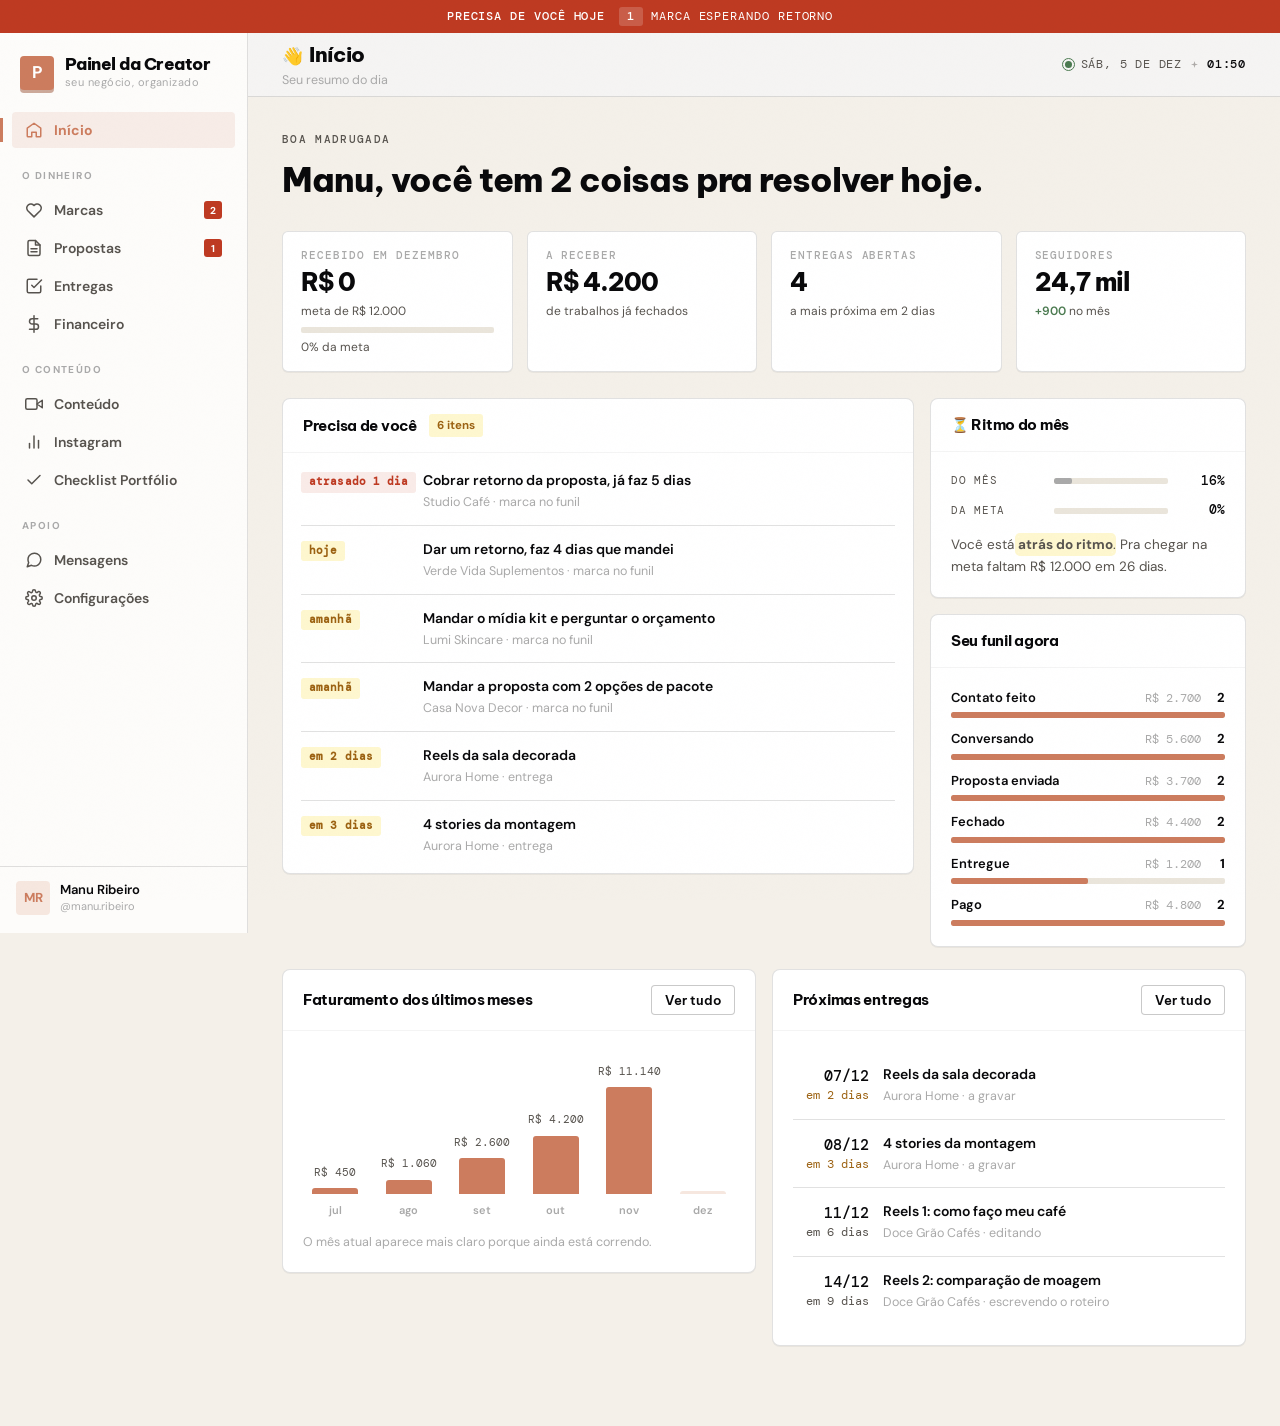
<file: index.html>
<!doctype html>
<html lang="pt-BR">
<head>
    <meta charset="utf-8">
    <meta name="viewport" content="width=device-width, initial-scale=1">
    <title>Painel da Creator</title>
    <meta name="description" content="O painel que organiza a carreira de uma creator: marcas, propostas, entregas, conteúdo, números e dinheiro num lugar só.">
    <meta name="robots" content="noindex">
    <link rel="icon" href="data:image/svg+xml,<svg xmlns='http://www.w3.org/2000/svg' viewBox='0 0 100 100'><rect width='100' height='100' rx='6' fill='%23CC7C5E'/><text y='72' x='50' text-anchor='middle' font-size='58' font-family='system-ui,sans-serif' font-weight='700' fill='white'>P</text></svg>">
    <link rel="preconnect" href="https://fonts.googleapis.com">
    <link rel="preconnect" href="https://fonts.gstatic.com" crossorigin>
    <link href="https://fonts.googleapis.com/css2?family=Be+Vietnam+Pro:wght@600;700;800&family=DM+Sans:opsz,wght@9..40,400;9..40,500;9..40,700&family=DM+Mono:wght@400;500&display=swap" rel="stylesheet">
    <link rel="stylesheet" href="css/app.css">
</head>
<body>

<button class="urgente" id="barraUrgente" type="button" hidden></button>

<div class="shell">

    <aside class="sidebar">
        <div class="brand">
            <div class="brand-mark">P</div>
            <div>
                <div class="brand-name">Painel da Creator</div>
                <div class="brand-sub">seu negócio, organizado</div>
            </div>
        </div>

        <nav class="nav" id="nav" aria-label="Menu principal"></nav>

        <div class="sidebar-foot">
            <div class="me">
                <div class="me-avatar" id="meAvatar">C</div>
                <div style="min-width:0">
                    <div class="me-name" id="meNome">Sua conta</div>
                    <div class="me-handle" id="meArroba">preencha seus dados</div>
                </div>
            </div>
        </div>
    </aside>

    <div class="scrim" id="scrim"></div>

    <main class="main">
        <header class="topbar">
            <button class="menu-btn" id="menuBtn" type="button" aria-label="Abrir menu">
                <svg viewBox="0 0 24 24" fill="none" stroke="currentColor" stroke-width="2" stroke-linecap="round">
                    <line x1="3" y1="12" x2="21" y2="12"/><line x1="3" y1="6" x2="21" y2="6"/><line x1="3" y1="18" x2="21" y2="18"/>
                </svg>
            </button>
            <div>
                <div class="page-title" id="pageTitle">Início</div>
                <div class="page-hint" id="pageHint"></div>
            </div>
            <div class="topbar-actions" id="topbarActions">
                <div class="relogio" id="relogio">
                    <span class="pulso"></span>
                    <span class="data" id="relogioData"></span>
                    <span class="estrela" style="width:7px;height:7px;opacity:.45"></span>
                    <span class="hora" id="relogioHora"></span>
                </div>
            </div>
        </header>

        <div class="view" id="view"></div>
    </main>

</div>

<canvas id="confete"></canvas>

<script src="js/ui.js"></script>
<script src="js/seed.js"></script>
<script src="js/biblioteca.js"></script>
<script src="js/store.js"></script>
<script src="js/views/inicio.js"></script>
<script src="js/views/marcas.js"></script>
<script src="js/views/propostas.js"></script>
<script src="js/views/entregas.js"></script>
<script src="js/views/financeiro.js"></script>
<script src="js/views/conteudo.js"></script>
<script src="js/views/numeros.js"></script>
<script src="js/views/checklist.js"></script>
<script src="js/views/mensagens.js"></script>
<script src="js/views/config.js"></script>
<script src="js/app.js"></script>

</body>
</html>
</file>
<file: css/app.css>
/* ==========================================================================
   Painel da Creator · design system
   Mesma linguagem de imersao.laradam.com: papel creme, terracota,
   Be Vietnam Pro nos títulos, DM Mono nos rótulos, cantos quase retos
   e sombra dura (sem desfoque) nos botões.
   ========================================================================== */

:root {
    /* mesma paleta de imersao.laradam.com */
    --bg: #F4F0E9;              /* papel */
    --surface: #FFFFFF;
    --surface-2: #FBF9F5;       /* quase branco */
    --warm: #EAE5DB;            /* papel 2 */
    --manteiga: #FEF7CF;        /* marca-texto */

    /* texto */
    --ink: #09090B;             /* tinta */
    --soft: #57534E;            /* tinta 2 */
    --muted: #A9A9A9;

    /* marca */
    --accent: #CC7C5E;          /* terra */
    --accent-dark: #9C563B;     /* terra tinta */
    --accent-light: #DCA089;
    --accent-glow: rgba(204, 124, 94, 0.12);
    --accent-tint: #F6E7DF;
    --accent-texto: #7E4229;
    --vermelho: #BE3A22;

    /* traços */
    --border: rgba(9, 9, 11, 0.12);
    --border-strong: rgba(9, 9, 11, 0.22);

    /* estados */
    --ok: #4B7A50;
    --ok-bg: rgba(75, 122, 80, 0.12);
    --warn: #9C6212;
    --warn-bg: #FEF7CF;
    --danger: #BE3A22;
    --danger-bg: rgba(190, 58, 34, 0.10);
    --info: #4A6A82;
    --info-bg: rgba(74, 106, 130, 0.10);

    /* forma · cantos quase retos, como na página de vendas */
    --r-sm: 4px;
    --r: 6px;
    --r-lg: 8px;
    --r-pill: 3px;

    /* sombra dura, sem desfoque, empilhada no tom da marca */
    --sh-dura: 0 3px 0 rgba(156, 86, 59, 0.5);
    --sh-xs: 0 1px 0 rgba(9, 9, 11, 0.05);
    --sh-sm: 0 1px 2px rgba(9, 9, 11, 0.06);
    --sh-md: 0 2px 10px rgba(9, 9, 11, 0.08);
    --sh-lg: 0 18px 44px rgba(9, 9, 11, 0.18);

    --sidebar-w: 248px;
    --topbar-h: 64px;
    --grao: url("data:image/svg+xml,%3Csvg xmlns='http://www.w3.org/2000/svg' width='180' height='180'%3E%3Cfilter id='n'%3E%3CfeTurbulence type='fractalNoise' baseFrequency='0.9' numOctaves='3' stitchTiles='stitch'/%3E%3C/filter%3E%3Crect width='180' height='180' filter='url(%23n)' opacity='0.4'/%3E%3C/svg%3E");
}

* { box-sizing: border-box; }

html, body {
    margin: 0;
    padding: 0;
    height: 100%;
}

body {
    background: var(--bg);
    font-feature-settings: 'kern';
    color: var(--ink);
    font-family: 'DM Sans', system-ui, -apple-system, sans-serif;
    font-size: 15px;
    line-height: 1.5;
    -webkit-font-smoothing: antialiased;
}

h1, h2, h3, h4 { margin: 0; font-family: 'Be Vietnam Pro', system-ui, sans-serif; font-weight: 700; letter-spacing: -0.02em; }

button, input, select, textarea { font-family: inherit; font-size: inherit; color: inherit; }

a { color: var(--accent); }

::selection { background: var(--accent-tint); }

/* ---------- tipografia utilitária ---------- */
.serif, .display { font-family: 'Be Vietnam Pro', system-ui, sans-serif; font-weight: 800; letter-spacing: -0.03em; }
.mono { font-family: 'DM Mono', ui-monospace, monospace; font-feature-settings: 'tnum'; }
.eyebrow {
    font-family: 'DM Mono', monospace;
    font-size: 11px;
    font-weight: 500;
    letter-spacing: 0.12em;
    text-transform: uppercase;
    color: var(--soft);
}
.dim { color: var(--soft); }
.muted { color: var(--muted); }

/* ==========================================================================
   Shell
   ========================================================================== */

.shell { display: flex; min-height: 100vh; }

/* grão de papel, igual ao da página de vendas */
body::after {
    content: '';
    position: fixed;
    inset: 0;
    background-image: var(--grao);
    opacity: 0.035;
    pointer-events: none;
    z-index: 999;
    mix-blend-mode: multiply;
}

/* ---------- sidebar ---------- */
.sidebar {
    width: var(--sidebar-w);
    flex-shrink: 0;
    background: rgba(255, 255, 255, 0.78);
    border-right: 1px solid var(--border);
    display: flex;
    flex-direction: column;
    position: sticky;
    top: 0;
    height: 100vh;
    z-index: 40;
}

.brand {
    padding: 22px 20px 18px;
    display: flex;
    align-items: center;
    gap: 11px;
}

.brand-mark {
    width: 34px;
    height: 34px;
    border-radius: var(--r-sm);
    background: var(--accent);
    box-shadow: var(--sh-dura);
    color: #fff;
    display: grid;
    place-items: center;
    font-weight: 700;
    font-weight: 700;
    font-size: 17px;
    flex-shrink: 0;
}

.brand-name {
    font-family: 'Be Vietnam Pro', system-ui, sans-serif;
    font-size: 17px;
    font-weight: 800;
    line-height: 1.1;
    letter-spacing: -0.03em;
}
.brand-sub { font-size: 11px; color: var(--muted); letter-spacing: 0.04em; }

.nav {
    flex: 1;
    overflow-y: auto;
    padding: 4px 12px 18px;
    display: flex;
    flex-direction: column;
    gap: 2px;
}
.nav::-webkit-scrollbar { width: 6px; }
.nav::-webkit-scrollbar-thumb { background: var(--border-strong); border-radius: 3px; }

.nav-label {
    font-size: 10px;
    font-weight: 700;
    letter-spacing: 0.14em;
    text-transform: uppercase;
    color: var(--muted);
    padding: 18px 10px 7px;
}
.nav-label:first-child { padding-top: 4px; }

.nav-item {
    display: flex;
    align-items: center;
    gap: 11px;
    width: 100%;
    padding: 9px 13px;
    border: none;
    background: none;
    border-radius: var(--r-sm);
    font-size: 14px;
    font-weight: 600;
    color: var(--soft);
    cursor: pointer;
    text-align: left;
    position: relative;
    transition: background 0.14s, color 0.14s;
}
.nav-item svg { width: 18px; height: 18px; flex-shrink: 0; }
.nav-item:hover { background: var(--surface-2); color: var(--ink); }
.nav-item.active { background: var(--accent-glow); color: var(--accent); }
.nav-item.active { font-weight: 700; }
.nav-item.active::before {
    content: '';
    position: absolute;
    left: -12px;
    top: 6px;
    bottom: 6px;
    width: 3px;
    background: var(--accent);
}
.nav-item:focus-visible { outline: 2px solid var(--accent); outline-offset: 2px; }

.nav-badge {
    margin-left: auto;
    background: var(--vermelho);
    color: #fff;
    font-size: 10px;
    font-weight: 700;
    min-width: 18px;
    height: 18px;
    padding: 0 5px;
    border-radius: 3px;
    display: grid;
    place-items: center;
}
.nav-badge[hidden] { display: none; }
.nav-item.active .nav-badge { background: var(--accent); }

.sidebar-foot {
    padding: 14px 16px 18px;
    border-top: 1px solid var(--border);
}

.me { display: flex; align-items: center; gap: 10px; }
.me-avatar {
    width: 34px; height: 34px;
    border-radius: var(--r-sm);
    background: var(--accent-tint);
    color: var(--accent);
    display: grid; place-items: center;
    font-weight: 700; font-size: 13px;
    flex-shrink: 0;
}
.me-name { font-size: 13px; font-weight: 600; line-height: 1.25; }
.me-handle { font-size: 11px; color: var(--muted); }

/* ---------- main ---------- */
.main { flex: 1; min-width: 0; display: flex; flex-direction: column; }

.topbar {
    height: var(--topbar-h);
    flex-shrink: 0;
    background: rgba(245, 245, 247, 0.72);
    border-bottom: 1px solid var(--border);
    display: flex;
    align-items: center;
    gap: 14px;
    padding: 0 clamp(18px, 3vw, 34px);
    position: sticky;
    top: 0;
    z-index: 30;
}

.menu-btn {
    display: none;
    background: none;
    border: 1px solid var(--border);
    border-radius: 9px;
    padding: 7px;
    cursor: pointer;
    color: var(--ink);
}
.menu-btn svg { width: 18px; height: 18px; display: block; }

.page-title { font-family: 'Be Vietnam Pro', system-ui, sans-serif; font-weight: 800; font-size: 21px; letter-spacing: -0.03em; }
.page-hint { font-size: 12.5px; color: var(--muted); margin-top: 1px; }

.topbar-actions { margin-left: auto; display: flex; align-items: center; gap: 9px; }

.view {
    padding: clamp(20px, 3vw, 34px) clamp(18px, 3vw, 34px) 80px;
    max-width: 1360px;
    width: 100%;
    animation: viewIn 0.34s cubic-bezier(0.16, 1, 0.3, 1);
}

@keyframes viewIn {
    from { opacity: 0; transform: translateY(9px); }
    to { opacity: 1; transform: none; }
}

/* stagger de entrada, aplicado nos filhos diretos das seções */
.stagger > * { animation: riseIn 0.42s cubic-bezier(0.16, 1, 0.3, 1) backwards; }
.stagger > *:nth-child(1) { animation-delay: 0.02s; }
.stagger > *:nth-child(2) { animation-delay: 0.06s; }
.stagger > *:nth-child(3) { animation-delay: 0.10s; }
.stagger > *:nth-child(4) { animation-delay: 0.14s; }
.stagger > *:nth-child(5) { animation-delay: 0.18s; }
.stagger > *:nth-child(6) { animation-delay: 0.22s; }
.stagger > *:nth-child(7) { animation-delay: 0.26s; }
.stagger > *:nth-child(8) { animation-delay: 0.30s; }

@keyframes riseIn {
    from { opacity: 0; transform: translateY(12px); }
    to { opacity: 1; transform: none; }
}

@media (prefers-reduced-motion: reduce) {
    *, *::before, *::after {
        animation-duration: 0.01ms !important;
        transition-duration: 0.01ms !important;
    }
}

/* ==========================================================================
   Blocos de conteúdo
   ========================================================================== */

.section { margin-bottom: 34px; }
.section-head {
    display: flex;
    align-items: flex-end;
    gap: 14px;
    margin-bottom: 14px;
    flex-wrap: wrap;
}
.section-head h2 { font-family: 'Be Vietnam Pro', system-ui, sans-serif; font-weight: 800; font-size: 19px; letter-spacing: -0.03em; }
.section-head p { margin: 2px 0 0; font-size: 13px; color: var(--soft); }
.section-head .spacer { margin-left: auto; }

.panel {
    background: var(--surface);
    border: 1px solid var(--border);
    border-radius: var(--r-lg);
    box-shadow: var(--sh-xs);
    transition: box-shadow 0.25s ease;
}
.panel:hover { box-shadow: var(--sh-sm); }
.panel-head {
    padding: 15px 20px;
    border-bottom: 1px solid rgba(0, 0, 0, 0.045);
    display: flex;
    align-items: center;
    gap: 12px;
}
.panel-head h3 { font-size: 14.5px; }
.panel-head .spacer { margin-left: auto; }
.panel-body { padding: 20px; }
.panel-body.flush { padding: 0; }

.grid { display: grid; gap: 16px; }
.g2 { grid-template-columns: repeat(2, minmax(0, 1fr)); }
.g3 { grid-template-columns: repeat(3, minmax(0, 1fr)); }
.g4 { grid-template-columns: repeat(4, minmax(0, 1fr)); }
.g-2-1 { grid-template-columns: minmax(0, 2fr) minmax(0, 1fr); }
.g-1-2 { grid-template-columns: minmax(0, 1fr) minmax(0, 2fr); }

/* ---------- números em destaque (sem card, só linha e ar) ---------- */
.stats {
    display: grid;
    grid-template-columns: repeat(auto-fit, minmax(178px, 1fr));
    gap: 14px;
}
.stat {
    background: var(--surface);
    border: 1px solid var(--border);
    border-radius: var(--r);
    padding: 16px 18px 15px;
    box-shadow: var(--sh-xs);
    transition: box-shadow 0.2s ease, transform 0.2s ease;
}
.stat:hover { box-shadow: var(--sh-sm); transform: translateY(-1px); }
.stat-label {
    font-family: 'DM Mono', monospace;
    font-size: 10.5px;
    font-weight: 500;
    letter-spacing: 0.09em;
    text-transform: uppercase;
    color: var(--muted);
    display: flex;
    align-items: center;
    gap: 6px;
}
.stat-value {
    font-family: 'Be Vietnam Pro', system-ui, sans-serif;
    font-size: 25px;
    font-weight: 800;
    letter-spacing: -0.035em;
    margin-top: 6px;
    line-height: 1.1;
}
.stat-value small { font-size: 15px; font-weight: 600; color: var(--soft); }
.stat-foot { font-size: 12px; color: var(--soft); margin-top: 5px; }
.stat-foot .up { color: var(--ok); font-weight: 600; }
.stat-foot .down { color: var(--danger); font-weight: 600; }

/* ---------- botões ---------- */
.btn {
    display: inline-flex;
    align-items: center;
    justify-content: center;
    gap: 7px;
    padding: 9px 16px;
    border-radius: var(--r-sm);
    border: 1px solid var(--border-strong);
    background: var(--surface);
    font-family: 'Be Vietnam Pro', system-ui, sans-serif;
    color: var(--ink);
    font-size: 13.5px;
    font-weight: 600;
    cursor: pointer;
    transition: background 0.14s, border-color 0.14s, transform 0.1s;
    white-space: nowrap;
}
.btn svg { width: 16px; height: 16px; }
.btn:hover { background: var(--surface-2); border-color: var(--ink); }
.btn:active { transform: translateY(1px); }
.btn:focus-visible { outline: 2px solid var(--accent); outline-offset: 2px; }

.btn-primary {
    background: var(--accent);
    border-color: var(--accent);
    color: #fff;
    box-shadow: var(--sh-dura);
}
.btn-primary:hover { background: var(--accent-dark); border-color: var(--accent-dark); }
.btn-primary:active { transform: translateY(2px); box-shadow: 0 1px 0 rgba(156, 86, 59, 0.5); }

.btn-ghost { border-color: transparent; background: transparent; color: var(--soft); }
.btn-ghost:hover { background: var(--surface-2); color: var(--ink); border-color: transparent; }

.btn-sm { padding: 6px 13px; font-size: 12.5px; }
.btn-sm svg { width: 14px; height: 14px; }

.btn-danger { color: var(--danger); border-color: var(--border-strong); }
.btn-danger:hover { background: var(--danger-bg); border-color: var(--danger); }

.icon-btn {
    width: 32px; height: 32px;
    display: grid; place-items: center;
    border-radius: var(--r-sm);
    border: 1px solid transparent;
    background: none;
    color: var(--soft);
    cursor: pointer;
}
.icon-btn svg { width: 16px; height: 16px; }
.icon-btn:hover { background: var(--surface-2); color: var(--ink); }
.icon-btn:focus-visible { outline: 2px solid var(--accent); outline-offset: 1px; }

/* ---------- pílulas / tags ---------- */
.pill {
    display: inline-flex;
    align-items: center;
    gap: 5px;
    padding: 3px 8px;
    border-radius: 3px;
    font-size: 11.5px;
    font-weight: 700;
    letter-spacing: 0.01em;
    background: var(--warm);
    color: var(--soft);
    white-space: nowrap;
}
.pill-ok { background: var(--ok-bg); color: var(--ok); }
.pill-warn { background: var(--warn-bg); color: var(--warn); }
.pill-danger { background: var(--danger-bg); color: var(--danger); }
.pill-info { background: var(--info-bg); color: var(--info); }
.pill-accent { background: var(--accent-glow); color: var(--accent); }
.pill-dot { width: 6px; height: 6px; border-radius: 50%; background: currentColor; }

/* ---------- tabelas ---------- */
.table-wrap { overflow-x: auto; }
table.data { width: 100%; border-collapse: collapse; font-size: 14px; }
table.data th {
    text-align: left;
    font-family: 'DM Mono', monospace;
    font-size: 10.5px;
    font-weight: 500;
    letter-spacing: 0.08em;
    text-transform: uppercase;
    color: var(--muted);
    padding: 11px 16px;
    border-bottom: 1px solid rgba(0, 0, 0, 0.05);
    white-space: nowrap;
    background: rgba(255, 255, 255, 0.45);
}
table.data td {
    padding: 12px 16px;
    border-bottom: 1px solid rgba(0, 0, 0, 0.045);
    vertical-align: middle;
    font-size: 13.5px;
}
table.data tbody tr:last-child td { border-bottom: none; }
table.data tbody tr { transition: background 0.12s; }
table.data tbody tr:hover { background: rgba(255, 255, 255, 0.6); }
table.data tbody tr.clickable { cursor: pointer; }
td.num, th.num { text-align: right; font-family: 'DM Mono', monospace; white-space: nowrap; }
td.acts { text-align: right; white-space: nowrap; }

.cell-title { font-weight: 600; }
.cell-sub { font-size: 12.5px; color: var(--muted); margin-top: 1px; }

/* ---------- formulários ---------- */
.field { display: block; margin-bottom: 14px; }
.field > label,
.label {
    display: block;
    font-size: 12px;
    font-weight: 700;
    letter-spacing: 0.04em;
    color: var(--soft);
    margin-bottom: 6px;
}
.input, .select, .textarea {
    width: 100%;
    padding: 10px 14px;
    border: 1px solid var(--border);
    border-radius: var(--r-sm);
    background: rgba(255, 255, 255, 0.75);
    font-size: 14px;
    transition: border-color 0.14s, box-shadow 0.14s;
}
.input:focus, .select:focus, .textarea:focus {
    outline: none;
    background: #fff;
    border-color: rgba(200, 68, 26, 0.35);
    box-shadow: 0 0 0 3px var(--accent-glow);
}
.textarea { min-height: 96px; resize: vertical; line-height: 1.55; }
.select { appearance: none; background-image: url("data:image/svg+xml,%3Csvg xmlns='http://www.w3.org/2000/svg' width='12' height='12' viewBox='0 0 24 24' fill='none' stroke='%236B635B' stroke-width='3' stroke-linecap='round'%3E%3Cpolyline points='6 9 12 15 18 9'/%3E%3C/svg%3E"); background-repeat: no-repeat; background-position: right 12px center; padding-right: 32px; }
.field-row { display: grid; gap: 12px; grid-template-columns: repeat(2, minmax(0, 1fr)); }
.field-row.three { grid-template-columns: repeat(3, minmax(0, 1fr)); }
.help { font-size: 12px; color: var(--muted); margin-top: 5px; }

/* ---------- filtros / toolbar ---------- */
.toolbar {
    display: flex;
    align-items: center;
    gap: 9px;
    flex-wrap: wrap;
    margin-bottom: 14px;
}
.search {
    position: relative;
    flex: 1;
    min-width: 190px;
    max-width: 340px;
}
.search svg {
    position: absolute;
    left: 11px;
    top: 50%;
    transform: translateY(-50%);
    width: 16px; height: 16px;
    color: var(--muted);
    pointer-events: none;
}
.search input { padding-left: 34px; }

.chips { display: flex; gap: 6px; flex-wrap: wrap; }
.chip {
    padding: 7px 13px;
    border-radius: var(--r-sm);
    border: 1px solid var(--border-strong);
    background: var(--surface);
    font-size: 12.5px;
    font-weight: 600;
    color: var(--soft);
    cursor: pointer;
    transition: all 0.14s;
}
.chip:hover { border-color: var(--muted); color: var(--ink); }
.chip.on { background: var(--accent); border-color: var(--accent); color: #fff; }
.chip:focus-visible { outline: 2px solid var(--accent); outline-offset: 2px; }

/* ---------- kanban ---------- */
.board {
    display: grid;
    grid-auto-flow: column;
    grid-auto-columns: minmax(252px, 1fr);
    gap: 13px;
    overflow-x: auto;
    padding-bottom: 12px;
    align-items: start;
}
.col {
    background: rgba(255, 255, 255, 0.42);
    border: 1px solid var(--border);
    border-radius: var(--r-lg);
    display: flex;
    flex-direction: column;
    min-height: 130px;
    transition: background 0.16s, border-color 0.16s;
}
.col.drop { background: var(--accent-glow); border-color: var(--accent-light); border-style: dashed; }
.col-head {
    padding: 12px 14px 9px;
    display: flex;
    align-items: center;
    gap: 8px;
}
.col-head h4 { font-size: 12.5px; letter-spacing: 0.02em; }
.col-count {
    margin-left: auto;
    font-family: 'DM Mono', monospace;
    font-size: 11px;
    font-weight: 500;
    color: var(--soft);
    background: var(--surface);
    border: 1px solid var(--border);
    border-radius: 3px;
    padding: 1px 7px;
}
.col-total {
    padding: 0 14px 10px;
    font-size: 12px;
    color: var(--soft);
    font-family: 'DM Mono', monospace;
}
.col-body {
    padding: 0 10px 12px;
    display: flex;
    flex-direction: column;
    gap: 9px;
    min-height: 40px;
}

.card {
    background: var(--surface);
    border: 1px solid var(--border);
    border-radius: var(--r);
    padding: 13px 14px;
    cursor: grab;
    box-shadow: var(--sh-xs);
    transition: box-shadow 0.16s, transform 0.16s, border-color 0.16s;
}
.card:hover { box-shadow: var(--sh-sm); transform: translateY(-2px); }
.card:active { cursor: grabbing; }
.card.dragging { opacity: 0.45; transform: rotate(1.4deg) scale(0.98); }
.card-top { display: flex; align-items: flex-start; gap: 8px; }
.card-title { font-weight: 700; font-size: 14px; line-height: 1.3; }
.card-sub { font-size: 12.5px; color: var(--muted); margin-top: 2px; }
.card-foot {
    margin-top: 10px;
    display: flex;
    align-items: center;
    gap: 8px;
    flex-wrap: wrap;
}
.card-money { font-family: 'DM Mono', monospace; font-size: 13.5px; font-weight: 500; }
.card-avatar {
    width: 28px; height: 28px;
    border-radius: 4px;
    background: var(--accent-tint);
    color: var(--accent);
    display: grid; place-items: center;
    font-size: 11px; font-weight: 700;
    flex-shrink: 0;
}

/* ---------- listas de tarefa / checklist ---------- */
.check-list { display: flex; flex-direction: column; }
.check {
    display: flex;
    align-items: flex-start;
    gap: 11px;
    padding: 11px 4px;
    border-bottom: 1px solid rgba(0, 0, 0, 0.045);
    cursor: pointer;
}
.check:last-child { border-bottom: none; }
.check input { display: none; }
.check-box {
    width: 19px; height: 19px;
    border: 1.5px solid var(--border-strong);
    border-radius: 4px;
    flex-shrink: 0;
    margin-top: 1px;
    display: grid;
    place-items: center;
    transition: all 0.15s;
    background: var(--surface);
}
.check-box svg { width: 12px; height: 12px; color: #fff; opacity: 0; transform: scale(0.5); transition: all 0.15s; }
.check input:checked + .check-box { background: var(--accent); border-color: var(--accent); }
.check input:checked + .check-box svg { opacity: 1; transform: none; }
.check-text { font-size: 14px; line-height: 1.45; }
.check input:checked ~ .check-text { color: var(--muted); }
.check input:checked ~ .check-text > :first-child,
.check input:checked ~ .check-text small { opacity: 0.72; }
.check-text small { display: block; font-size: 12.5px; color: var(--muted); margin-top: 2px; text-decoration: none; }
.check:hover .check-box { border-color: var(--accent-light); }

.progress {
    height: 6px;
    background: var(--warm);
    border-radius: 2px;
    overflow: hidden;
}
.progress > span {
    display: block;
    height: 100%;
    background: var(--accent);
    border-radius: 2px;
    transition: width 0.5s cubic-bezier(0.16, 1, 0.3, 1);
}

/* ---------- blocos copiáveis (roteiros, mensagens) ---------- */
.snippet {
    border: 1px solid var(--border);
    border-radius: var(--r-lg);
    background: var(--surface);
    box-shadow: var(--sh-xs);
    overflow: hidden;
}
.snippet-head {
    padding: 13px 17px;
    background: rgba(255, 255, 255, 0.5);
    border-bottom: 1px solid rgba(0, 0, 0, 0.045);
    display: flex;
    align-items: center;
    gap: 10px;
}
.snippet-head h4 { font-size: 14px; }
.snippet-head .spacer { margin-left: auto; }
.snippet-body {
    padding: 15px;
    font-size: 14px;
    line-height: 1.65;
    white-space: pre-wrap;
    color: var(--ink);
}
.snippet-body .ph {
    background: var(--manteiga);
    color: #6B5310;
    padding: 1px 5px;
    border-radius: 5px;
    font-weight: 600;
}

/* estrutura de roteiro em blocos (gancho / meio / fechamento) */
.beat {
    display: grid;
    grid-template-columns: 92px minmax(0, 1fr);
    gap: 14px;
    padding: 13px 0;
    border-bottom: 1px dashed var(--border-strong);
}
.beat:last-child { border-bottom: none; }
.beat-when {
    font-family: 'DM Mono', monospace;
    font-size: 12px;
    color: var(--accent);
    font-weight: 500;
    padding-top: 2px;
}
.beat-what { font-size: 14px; line-height: 1.6; }
.beat-what b { font-weight: 700; }
.beat-what em { color: var(--soft); font-style: normal; display: block; font-size: 13px; margin-top: 3px; }

/* ---------- modal ---------- */
.overlay {
    position: fixed;
    inset: 0;
    background: rgba(33, 29, 26, 0.42);
    z-index: 100;
    display: flex;
    align-items: flex-start;
    justify-content: center;
    padding: 5vh 18px 18px;
    overflow-y: auto;
    animation: fadeIn 0.18s ease;
}
@keyframes fadeIn { from { opacity: 0; } to { opacity: 1; } }

.modal {
    background: rgba(255, 255, 255, 0.94);
    border: 1px solid var(--border);
    border-radius: var(--r-lg);
    box-shadow: var(--sh-lg);
    width: 100%;
    max-width: 560px;
    animation: modalIn 0.26s cubic-bezier(0.16, 1, 0.3, 1);
    overflow: hidden;
}
.modal.wide { max-width: 860px; }
@keyframes modalIn {
    from { opacity: 0; transform: translateY(16px) scale(0.985); }
    to { opacity: 1; transform: none; }
}
.modal-head {
    padding: 20px 24px 16px;
    border-bottom: 1px solid rgba(0, 0, 0, 0.045);
    display: flex;
    align-items: flex-start;
    gap: 12px;
}
.modal-head h3 { font-family: 'Be Vietnam Pro', system-ui, sans-serif; font-weight: 800; font-size: 18px; letter-spacing: -0.03em; }
.modal-head p { margin: 3px 0 0; font-size: 13px; color: var(--soft); }
.modal-body { padding: 22px 24px; }
.modal-foot {
    padding: 16px 24px;
    border-top: 1px solid rgba(0, 0, 0, 0.045);
    display: flex;
    gap: 9px;
    justify-content: flex-end;
    background: rgba(250, 250, 250, 0.7);
}
.modal-foot .spacer { margin-right: auto; }

/* ---------- toast ---------- */
.toasts {
    position: fixed;
    bottom: 22px;
    right: 22px;
    z-index: 200;
    display: flex;
    flex-direction: column;
    gap: 9px;
    pointer-events: none;
}
.toast {
    background: rgba(18, 18, 18, 0.92);
    color: #fff;
    padding: 11px 18px;
    border-radius: var(--r-sm);
    font-size: 13.5px;
    font-weight: 600;
    box-shadow: var(--sh-lg);
    animation: toastIn 0.28s cubic-bezier(0.16, 1, 0.3, 1);
    display: flex;
    align-items: center;
    gap: 9px;
}
.toast svg { width: 16px; height: 16px; flex-shrink: 0; }
.toast.out { animation: toastOut 0.22s ease forwards; }
@keyframes toastIn { from { opacity: 0; transform: translateY(14px); } to { opacity: 1; transform: none; } }
@keyframes toastOut { to { opacity: 0; transform: translateY(8px); } }

/* ---------- vazio ---------- */
.empty {
    text-align: center;
    padding: 46px 24px;
    color: var(--muted);
}
.empty svg { width: 34px; height: 34px; opacity: 0.4; margin-bottom: 12px; }
.empty h4 { font-size: 15px; color: var(--soft); margin-bottom: 5px; }
.empty p { margin: 0 0 16px; font-size: 13.5px; max-width: 380px; margin-left: auto; margin-right: auto; }

/* ---------- gráfico de barras ---------- */
.bars { display: flex; align-items: flex-end; gap: 9px; height: 168px; padding-top: 12px; }
.bar-col { flex: 1; display: flex; flex-direction: column; align-items: center; gap: 8px; height: 100%; justify-content: flex-end; min-width: 0; }
.bar {
    width: 100%;
    max-width: 46px;
    background: var(--accent);
    border-radius: 3px 3px 0 0;
    min-height: 3px;
    position: relative;
    transition: height 0.7s cubic-bezier(0.16, 1, 0.3, 1), background 0.15s;
    cursor: default;
}
.bar.soft { background: var(--accent-tint); }
.bar:hover { background: var(--accent-dark); }
.bar.soft:hover { background: var(--warm); }
.bar-label { font-size: 11px; color: var(--muted); font-weight: 600; white-space: nowrap; }
.bar-value { font-size: 11px; font-family: 'DM Mono', monospace; color: var(--soft); }

/* ---------- linha do tempo / agenda ---------- */
.timeline { display: flex; flex-direction: column; }
.tl-item {
    display: grid;
    grid-template-columns: 76px minmax(0, 1fr);
    gap: 14px;
    padding: 13px 0;
    border-bottom: 1px solid var(--border);
}
.tl-item:last-child { border-bottom: none; }
.tl-when {
    font-family: 'DM Mono', monospace;
    font-size: 12px;
    color: var(--soft);
    text-align: right;
    padding-top: 2px;
    line-height: 1.4;
}
.tl-when b { display: block; font-size: 15px; color: var(--ink); font-weight: 500; }
.tl-what { font-size: 14px; font-weight: 600; }
.tl-sub { font-size: 12.5px; color: var(--muted); margin-top: 2px; }

/* ---------- calendário ---------- */
.cal { display: grid; grid-template-columns: repeat(7, minmax(0, 1fr)); gap: 1px; background: rgba(0,0,0,0.055); border: 1px solid var(--border); border-radius: var(--r); overflow: hidden; }
.cal-dow { background: rgba(255,255,255,0.6); padding: 9px 6px; text-align: center; font-size: 10.5px; font-weight: 700; letter-spacing: 0.08em; text-transform: uppercase; color: var(--muted); }
.cal-day { background: var(--surface); min-width: 0; min-height: 88px; padding: 7px 8px; display: flex; flex-direction: column; gap: 4px; }
.cal-day.off { background: rgba(250,250,250,0.6); }
.cal-day.today .cal-num { background: var(--accent); color: #fff; }
.cal-num { font-size: 12px; font-weight: 600; color: var(--soft); width: 21px; height: 21px; display: grid; place-items: center; border-radius: 6px; }
.cal-ev {
    font-size: 11px;
    font-weight: 600;
    padding: 3px 6px;
    border-radius: 5px;
    background: var(--accent-glow);
    color: var(--accent);
    white-space: nowrap;
    overflow: hidden;
    text-overflow: ellipsis;
    cursor: default;
}
.cal-ev.ev-warn { background: var(--warn-bg); color: var(--warn); }
.cal-ev.ev-ok { background: var(--ok-bg); color: var(--ok); }

/* ---------- avisos ---------- */
.note {
    display: flex;
    gap: 11px;
    padding: 13px 15px;
    border-radius: var(--r-sm);
    background: var(--warn-bg);
    color: var(--warn);
    font-size: 13.5px;
    line-height: 1.5;
    align-items: flex-start;
}
.note svg { width: 17px; height: 17px; flex-shrink: 0; margin-top: 1px; }
.note b { font-weight: 700; }
.note.info { background: var(--info-bg); color: var(--info); }
.note.ok { background: var(--ok-bg); color: var(--ok); }
.note.accent { background: var(--manteiga); color: #6B5310; }

/* ---------- sub navegação ---------- */
.subnav {
    display: flex;
    gap: 5px;
    margin-bottom: 22px;
    overflow-x: auto;
    padding: 0;
    border-bottom: 1px solid var(--border);
    width: 100%;
}
.subnav button {
    padding: 11px 15px;
    border: none;
    background: none;
    border-bottom: 2px solid transparent;
    margin-bottom: -1px;
    font-size: 13.5px;
    font-weight: 600;
    color: var(--soft);
    cursor: pointer;
    white-space: nowrap;
    transition: color 0.15s ease, border-color 0.15s ease;
}
.subnav button:hover { color: var(--ink); }
.subnav button.on {
    color: var(--accent-dark);
    border-bottom-color: var(--accent);
}
.subnav button:focus-visible { outline: 2px solid var(--accent); outline-offset: 1px; }

/* ---------- acordeão ---------- */
.acc { border: 1px solid var(--border); border-radius: var(--r); overflow: hidden; background: var(--surface); }
.acc + .acc { margin-top: 11px; }
.acc-head {
    width: 100%;
    padding: 15px 17px;
    background: none;
    border: none;
    display: flex;
    align-items: center;
    gap: 12px;
    cursor: pointer;
    text-align: left;
}
.acc-head:hover { background: var(--surface-2); }
.acc-head h4 { font-size: 15px; }
.acc-head .spacer { margin-left: auto; }
.acc-seta { width: 16px; height: 16px; color: var(--muted); transition: transform 0.22s; flex-shrink: 0; display: block; }
.acc-seta svg { width: 16px; height: 16px; display: block; }
.acc.open .acc-seta { transform: rotate(180deg); }
.acc-body { padding: 0 17px 17px; display: none; }
.acc.open .acc-body { display: block; animation: fadeIn 0.2s ease; }

/* ==========================================================================
   Responsivo
   ========================================================================== */

.scrim { display: none; }

@media (max-width: 1080px) {
    .g4 { grid-template-columns: repeat(2, minmax(0, 1fr)); }
    .g-2-1, .g-1-2 { grid-template-columns: minmax(0, 1fr); }
}

@media (max-width: 900px) {
    .sidebar {
        position: fixed;
        left: 0; top: 0;
        transform: translateX(-100%);
        transition: transform 0.26s cubic-bezier(0.16, 1, 0.3, 1);
        box-shadow: var(--sh-lg);
    }
    body.nav-open .sidebar { transform: none; }
    body.nav-open .scrim {
        display: block;
        position: fixed;
        inset: 0;
        background: rgba(33, 29, 26, 0.4);
        z-index: 35;
        animation: fadeIn 0.2s ease;
    }
    .menu-btn { display: block; }
    .g3, .g2 { grid-template-columns: minmax(0, 1fr); }
    .field-row, .field-row.three { grid-template-columns: minmax(0, 1fr); }
    .cal-day { min-height: 62px; }
    .cal-ev { font-size: 10px; }
}

@media (max-width: 620px) {
    .g4 { grid-template-columns: minmax(0, 1fr); }
    .view { padding-left: 14px; padding-right: 14px; }
    .topbar { padding: 0 14px; }
    .page-title { font-size: 18px; }
    .page-hint { display: none; }
    .modal-foot { flex-wrap: wrap; }
}

/* ---------- impressão (pra ela exportar proposta em PDF) ---------- */
@media print {
    .sidebar, .topbar, .toasts, .no-print { display: none !important; }
    body { background: #fff; }
    .view { padding: 0; }
    .panel { border-color: #ddd; box-shadow: none; }
}

/* ==========================================================================
   Checklist Portfólio · componentes visuais
   Menos parede de texto, mais coisa pra olhar e clicar.
   ========================================================================== */

/* ---------- fundo com textura de pontinhos ---------- */
.dots {
    background-image: radial-gradient(circle, rgba(123, 62, 27, 0.09) 1px, transparent 1px);
    background-size: 22px 22px;
}

/* ---------- cabeçalho de aba com marca d'água ---------- */
.hero {
    position: relative;
    padding: 28px 30px 26px;
    border-radius: var(--r-lg);
    background: var(--surface);
    border: 1px solid var(--border);
    box-shadow: var(--sh-xs);
    overflow: hidden;
    margin-bottom: 22px;
}
.hero-marca {
    position: absolute;
    right: -26px;
    top: -34px;
    font-size: 168px;
    line-height: 1;
    opacity: 0.07;
    pointer-events: none;
    user-select: none;
}
.hero h2 {
    font-family: 'Be Vietnam Pro', system-ui, sans-serif;
    font-weight: 800;
    font-size: clamp(22px, 2.6vw, 29px);
    letter-spacing: -0.035em;
    position: relative;
}
.hero p {
    margin: 6px 0 0;
    font-size: 14px;
    color: var(--soft);
    max-width: 62ch;
    position: relative;
}
.hero-foot { margin-top: 16px; display: flex; align-items: center; gap: 10px; flex-wrap: wrap; position: relative; }

/* ---------- chip de contagem ---------- */
.count-chip {
    display: inline-flex;
    align-items: center;
    gap: 6px;
    font-family: 'DM Mono', monospace;
    background: var(--surface);
    border: 1px solid var(--border);
    border-radius: var(--r-sm);
    padding: 7px 15px;
    font-size: 13px;
    color: var(--soft);
    box-shadow: var(--sh-xs);
}
.count-chip b { color: var(--ink); font-size: 15px; font-weight: 700; }

/* ---------- barra de filtros ---------- */
.filtros {
    display: flex;
    gap: 10px;
    flex-wrap: wrap;
    align-items: center;
    margin-bottom: 22px;
}
.filtros .search { max-width: 320px; }
.filtros .search input {
    border-radius: var(--r-sm);
    padding-top: 11px;
    padding-bottom: 11px;
    box-shadow: var(--sh-xs);
}

/* ---------- dropdown ---------- */
.dd { position: relative; }
.dd-btn {
    display: inline-flex;
    align-items: center;
    gap: 8px;
    padding: 10px 15px;
    border-radius: var(--r-sm);
    border: 1px solid var(--border-strong);
    background: var(--surface);
    font-size: 13.5px;
    font-weight: 600;
    cursor: pointer;
    box-shadow: var(--sh-xs);
    transition: border-color 0.14s;
}
.dd-btn:hover { border-color: var(--muted); }
.dd-btn:focus-visible { outline: 2px solid var(--accent); outline-offset: 2px; }
.dd-btn .dd-rotulo { color: var(--accent); font-weight: 700; }
.dd-btn svg { width: 15px; height: 15px; color: var(--muted); transition: transform 0.2s; }
.dd.aberto .dd-btn svg { transform: rotate(180deg); }
.dd.aberto .dd-btn { border-color: var(--accent-light); }

.dd-menu {
    position: absolute;
    top: calc(100% + 7px);
    left: 0;
    min-width: 220px;
    background: rgba(255, 255, 255, 0.96);
    border: 1px solid var(--border);
    border-radius: var(--r-lg);
    box-shadow: var(--sh-lg);
    padding: 7px;
    z-index: 50;
    display: none;
    animation: ddIn 0.16s ease;
    max-height: 320px;
    overflow-y: auto;
}
.dd.aberto .dd-menu { display: block; }
@keyframes ddIn { from { opacity: 0; transform: translateY(-5px); } to { opacity: 1; transform: none; } }

.dd-item {
    display: flex;
    align-items: center;
    gap: 9px;
    width: 100%;
    padding: 10px 14px;
    border: none;
    background: none;
    border-radius: var(--r-sm);
    font-size: 14px;
    font-weight: 600;
    color: var(--soft);
    cursor: pointer;
    text-align: left;
}
.dd-item:hover { background: var(--surface-2); color: var(--ink); }
.dd-item.on { background: var(--accent-tint); color: var(--accent-texto); }
.dd-item .dd-check { margin-left: auto; width: 15px; height: 15px; opacity: 0; }
.dd-item.on .dd-check { opacity: 1; }

/* ---------- grid de referências ---------- */
.ref-grid {
    display: grid;
    grid-template-columns: repeat(auto-fill, minmax(248px, 1fr));
    gap: 20px;
}

.ref-card {
    box-shadow: var(--sh-xs);
    background: var(--surface);
    border: 1px solid var(--border);
    border-radius: var(--r-lg);
    overflow: hidden;
    cursor: pointer;
    transition: transform 0.2s cubic-bezier(0.16, 1, 0.3, 1), box-shadow 0.2s, border-color 0.2s;
    display: flex;
    flex-direction: column;
    text-align: left;
    padding: 0;
    font: inherit;
    color: inherit;
    width: 100%;
}
.ref-card:hover { transform: translateY(-3px); box-shadow: var(--sh-sm); }
.ref-card:focus-visible { outline: 2px solid var(--accent); outline-offset: 3px; }

.ref-capa {
    position: relative;
    aspect-ratio: 4 / 5;
    display: grid;
    place-items: center;
    overflow: hidden;
}
.ref-capa img, .ref-capa video { width: 100%; height: 100%; object-fit: cover; display: block; }
.ref-emoji {
    font-size: 84px;
    line-height: 1;
    filter: drop-shadow(0 6px 16px rgba(33, 29, 26, 0.2));
    transition: transform 0.3s cubic-bezier(0.16, 1, 0.3, 1);
}
.ref-card:hover .ref-emoji { transform: scale(1.09) rotate(-4deg); }

.ref-badge {
    position: absolute;
    top: 11px;
    left: 11px;
    background: rgba(255, 255, 255, 0.94);
    border-radius: 3px;
    padding: 5px 11px;
    font-size: 11.5px;
    font-weight: 700;
    color: var(--ink);
    box-shadow: var(--sh-xs);
}
.ref-play {
    position: absolute;
    bottom: 11px;
    right: 11px;
    width: 34px;
    height: 34px;
    border-radius: 3px;
    background: rgba(255, 255, 255, 0.94);
    display: grid;
    place-items: center;
    box-shadow: var(--sh-sm);
    transition: transform 0.2s;
}
.ref-card:hover .ref-play { transform: scale(1.12); }
.ref-play svg { width: 14px; height: 14px; color: var(--ink); margin-left: 2px; }

.ref-dur {
    position: absolute;
    bottom: 13px;
    left: 11px;
    background: rgba(9, 9, 11, 0.78);
    color: #fff;
    border-radius: 3px;
    padding: 3px 9px;
    font-size: 11px;
    font-weight: 600;
    font-family: 'DM Mono', monospace;
}

.ref-info { padding: 14px 15px 15px; }
.ref-info h4 { font-size: 15.5px; line-height: 1.3; }
.ref-info p {
    margin: 5px 0 11px;
    font-size: 13px;
    color: var(--soft);
    line-height: 1.5;
    display: -webkit-box;
    -webkit-line-clamp: 2;
    -webkit-box-orient: vertical;
    overflow: hidden;
}
.ref-tags { display: flex; gap: 6px; flex-wrap: wrap; align-items: center; }

/* ---------- cores de categoria ---------- */
.c-terra    { --cat: #B85C38; --cat-bg: #FBEDE6; }
.c-oliva    { --cat: #6B7A3F; --cat-bg: #F1F3E6; }
.c-mostarda { --cat: #B5811F; --cat-bg: #FBF1DE; }
.c-coral    { --cat: #C0554A; --cat-bg: #FBEAE7; }
.c-rosa     { --cat: #A85B72; --cat-bg: #FAEBEF; }
.c-petroleo { --cat: #3B6675; --cat-bg: #E8F0F3; }
.c-musgo    { --cat: #48745A; --cat-bg: #E9F2EC; }
.c-areia    { --cat: #96754E; --cat-bg: #F6EFE5; }

.pill-cat { background: var(--cat-bg); color: var(--cat); }
.capa-cat {
    background:
        radial-gradient(circle at 50% 44%, color-mix(in srgb, var(--cat) 16%, transparent), transparent 60%),
        linear-gradient(155deg, var(--cat-bg) 0%, var(--surface) 62%, var(--cat-bg) 100%);
}
.capa-cat::after {
    content: '';
    position: absolute;
    inset: 0;
    background-image: radial-gradient(circle, color-mix(in srgb, var(--cat) 22%, transparent) 1px, transparent 1px);
    background-size: 17px 17px;
    opacity: 0.5;
}
.capa-cat > .ref-emoji { position: relative; z-index: 1; }

/* ---------- seções do checklist ---------- */
.cl-sec {
    background: var(--surface);
    border: 1px solid var(--border);
    border-radius: var(--r-lg);
    box-shadow: var(--sh-xs);
    overflow: hidden;
    margin-bottom: 14px;
    transition: border-color 0.18s, box-shadow 0.18s;
}
.cl-sec:hover { box-shadow: var(--sh-xs); }
.cl-sec.aberta { box-shadow: var(--sh-sm); }

.cl-head {
    display: flex;
    align-items: center;
    gap: 15px;
    width: 100%;
    padding: 17px 20px;
    background: none;
    border: none;
    cursor: pointer;
    text-align: left;
    font: inherit;
    color: inherit;
}
.cl-head:hover { background: rgba(255, 255, 255, 0.55); }
.cl-head:focus-visible { outline: 2px solid var(--accent); outline-offset: -3px; }

.cl-emoji {
    width: 46px;
    height: 46px;
    border-radius: var(--r);
    background: var(--accent-tint);
    display: grid;
    place-items: center;
    font-size: 23px;
    flex-shrink: 0;
    transition: transform 0.25s cubic-bezier(0.16, 1, 0.3, 1);
}
.cl-sec.aberta .cl-emoji { transform: scale(1.06) rotate(-5deg); }
.cl-sec.completa .cl-emoji { background: var(--ok-bg); }

.cl-tit { flex: 1; min-width: 0; }
.cl-tit h3 { font-size: 16.5px; letter-spacing: -0.01em; }
.cl-tit p { margin: 2px 0 0; font-size: 13px; color: var(--muted); }

.cl-progresso { display: flex; align-items: center; gap: 11px; flex-shrink: 0; }
.cl-fracao {
    font-family: 'DM Mono', monospace;
    font-size: 13px;
    font-weight: 500;
    color: var(--soft);
    white-space: nowrap;
}
.cl-sec.completa .cl-fracao { color: var(--ok); font-weight: 700; }
.cl-anel { width: 36px; height: 36px; flex-shrink: 0; transform: rotate(-90deg); }
.cl-anel circle { fill: none; stroke-width: 3.5; stroke-linecap: round; }
.cl-anel .trilho { stroke: var(--warm); }
.cl-anel .arco { stroke: var(--accent); transition: stroke-dashoffset 0.55s cubic-bezier(0.16, 1, 0.3, 1); }
.cl-sec.completa .cl-anel .arco { stroke: var(--ok); }
.cl-seta { width: 17px; height: 17px; color: var(--muted); transition: transform 0.22s; flex-shrink: 0; }
.cl-sec.aberta .cl-seta { transform: rotate(180deg); }

.cl-body { padding: 0 20px 20px; display: none; }
.cl-sec.aberta .cl-body { display: block; animation: fadeIn 0.22s ease; }
.cl-porque {
    background: var(--accent-glow);
    border-radius: 12px;
    padding: 13px 15px;
    font-size: 13.5px;
    line-height: 1.6;
    color: var(--accent-texto);
    margin-bottom: 6px;
}

/* ---------- placar grande ---------- */
.placar {
    display: flex;
    align-items: center;
    gap: 26px;
    flex-wrap: wrap;
    background: var(--surface);
    border: 1px solid var(--border);
    border-radius: var(--r-lg);
    box-shadow: var(--sh-xs);
    padding: 26px 30px;
    margin-bottom: 22px;
}
.placar-num {
    font-family: 'Be Vietnam Pro', system-ui, sans-serif;
    font-weight: 800;
    font-size: clamp(38px, 5vw, 52px);
    line-height: 1;
    letter-spacing: -0.045em;
}
.placar-num small { font-size: 0.44em; }
.placar-txt { flex: 1; min-width: 230px; }
.placar-txt p { margin: 8px 0 0; font-size: 13.5px; color: var(--soft); line-height: 1.55; }
.placar-barra { flex-basis: 100%; }

/* ---------- ficha da referência (dentro do modal) ---------- */
.ficha-capa {
    aspect-ratio: 16 / 9;
    background: var(--surface-2);
    border-radius: 14px;
    display: grid;
    place-items: center;
    position: relative;
    overflow: hidden;
    margin-bottom: 18px;
}
.ficha-capa video, .ficha-capa img { width: 100%; height: 100%; object-fit: cover; }
.ficha-capa.capa-cat { aspect-ratio: 5 / 2; }
.ficha-capa .ref-emoji { font-size: 72px; }

.ficha-linha {
    display: grid;
    grid-template-columns: 118px minmax(0, 1fr);
    gap: 14px;
    padding: 13px 0;
    border-bottom: 1px solid var(--border);
    align-items: start;
}
.ficha-linha:last-child { border-bottom: none; }
.ficha-rot {
    font-size: 11px;
    font-weight: 700;
    letter-spacing: 0.1em;
    text-transform: uppercase;
    color: var(--muted);
    padding-top: 2px;
}
.ficha-val { font-size: 14px; line-height: 1.6; }

@media (max-width: 620px) {
    .ficha-linha { grid-template-columns: minmax(0, 1fr); gap: 5px; }
    .ref-grid { grid-template-columns: repeat(auto-fill, minmax(158px, 1fr)); gap: 13px; }
    .ref-emoji { font-size: 46px; }
    .placar { padding: 20px; gap: 18px; }
    .cl-head { padding: 14px 15px; gap: 12px; }
    .cl-tit p { display: none; }
    .cl-body { padding: 0 15px 16px; }
}

/* ficha da referência com vídeo: player de um lado, roteiro do outro */
.ficha-2col { display: grid; grid-template-columns: 300px minmax(0, 1fr); gap: 24px; align-items: start; }
.ficha-2col .ficha-video { position: sticky; top: 0; }
@media (max-width: 760px) {
    .ficha-2col { grid-template-columns: minmax(0, 1fr); gap: 18px; }
    .ficha-2col .ficha-video { position: static; }
}

/* capa por cima do emoji: se a imagem falhar ela é removida e o emoji reaparece */
.ref-capa .ref-midia { position: absolute; inset: 0; width: 100%; height: 100%; object-fit: cover; z-index: 2; }

/* selos ficam acima da capa */
.ref-badge, .ref-play, .ref-dur { z-index: 3; }

/* ==========================================================================
   Detalhes que a página de vendas tem e o painel não tinha
   ========================================================================== */

/* ---------- a estrelinha de 4 pontas, assinatura dela ---------- */
.estrela {
    display: inline-block;
    width: 12px;
    height: 12px;
    background: currentColor;
    clip-path: polygon(50% 0, 61% 39%, 100% 50%, 61% 61%, 50% 100%, 39% 61%, 0 50%, 39% 39%);
    flex-shrink: 0;
}
.estrela-g { width: 22px; height: 22px; }

/* ---------- barra de urgência no topo, como a do prazo das vagas ---------- */
.urgente {
    background: var(--vermelho);
    color: #fff;
    display: flex;
    align-items: center;
    justify-content: center;
    gap: 14px;
    flex-wrap: wrap;
    padding: 9px 18px;
    font-family: 'DM Mono', monospace;
    font-size: 11.5px;
    letter-spacing: 0.08em;
    text-transform: uppercase;
    cursor: pointer;
    border: none;
    width: 100%;
    transition: background 0.15s;
}
.urgente:hover { background: #A62F1A; }
.urgente b { font-weight: 500; }
.urgente .num {
    background: rgba(255, 255, 255, 0.18);
    padding: 2px 8px;
    border-radius: 3px;
    font-weight: 500;
}

/* ---------- relógio do topo ---------- */
.relogio {
    font-family: 'DM Mono', monospace;
    font-size: 11.5px;
    letter-spacing: 0.07em;
    text-transform: uppercase;
    color: var(--soft);
    display: flex;
    align-items: center;
    gap: 9px;
    white-space: nowrap;
}
.relogio .hora { color: var(--ink); font-weight: 500; }
.pulso {
    width: 7px;
    height: 7px;
    border-radius: 50%;
    background: var(--ok);
    position: relative;
    flex-shrink: 0;
}
.pulso::after {
    content: '';
    position: absolute;
    inset: -3px;
    border-radius: 50%;
    border: 1px solid var(--ok);
    animation: pulsa 2.4s ease-out infinite;
}
@keyframes pulsa {
    0% { transform: scale(0.7); opacity: 0.9; }
    100% { transform: scale(1.7); opacity: 0; }
}

/* ---------- marca-texto amarelo, como no texto da página dela ---------- */
.grifo {
    background: var(--manteiga);
    box-shadow: 0 0 0 3px var(--manteiga);
    border-radius: 2px;
}

/* ---------- ritmo do mês: quanto do mês passou contra quanto você fez ---------- */
.ritmo { display: flex; flex-direction: column; gap: 11px; }
.ritmo-linha { display: grid; grid-template-columns: 92px minmax(0, 1fr) 46px; gap: 11px; align-items: center; }
.ritmo-rot {
    font-family: 'DM Mono', monospace;
    font-size: 10.5px;
    letter-spacing: 0.07em;
    text-transform: uppercase;
    color: var(--soft);
}
.ritmo-num { font-family: 'DM Mono', monospace; font-size: 12.5px; text-align: right; font-weight: 500; }
.ritmo .progress > span.tempo { background: var(--muted); }

/* ---------- vazio com emoji grande ---------- */
.empty-emoji { font-size: 44px; line-height: 1; display: block; margin-bottom: 12px; }

/* ---------- confete da comemoração ---------- */
#confete {
    position: fixed;
    inset: 0;
    pointer-events: none;
    z-index: 300;
}

/* ---------- título da página com emoji ---------- */
.page-emoji { font-size: 17px; margin-right: 7px; }

@media (max-width: 900px) {
    .relogio .data { display: none; }
}
@media (max-width: 620px) {
    .relogio { display: none; }
    .urgente { font-size: 10.5px; gap: 9px; padding: 8px 12px; }
}
</file>
